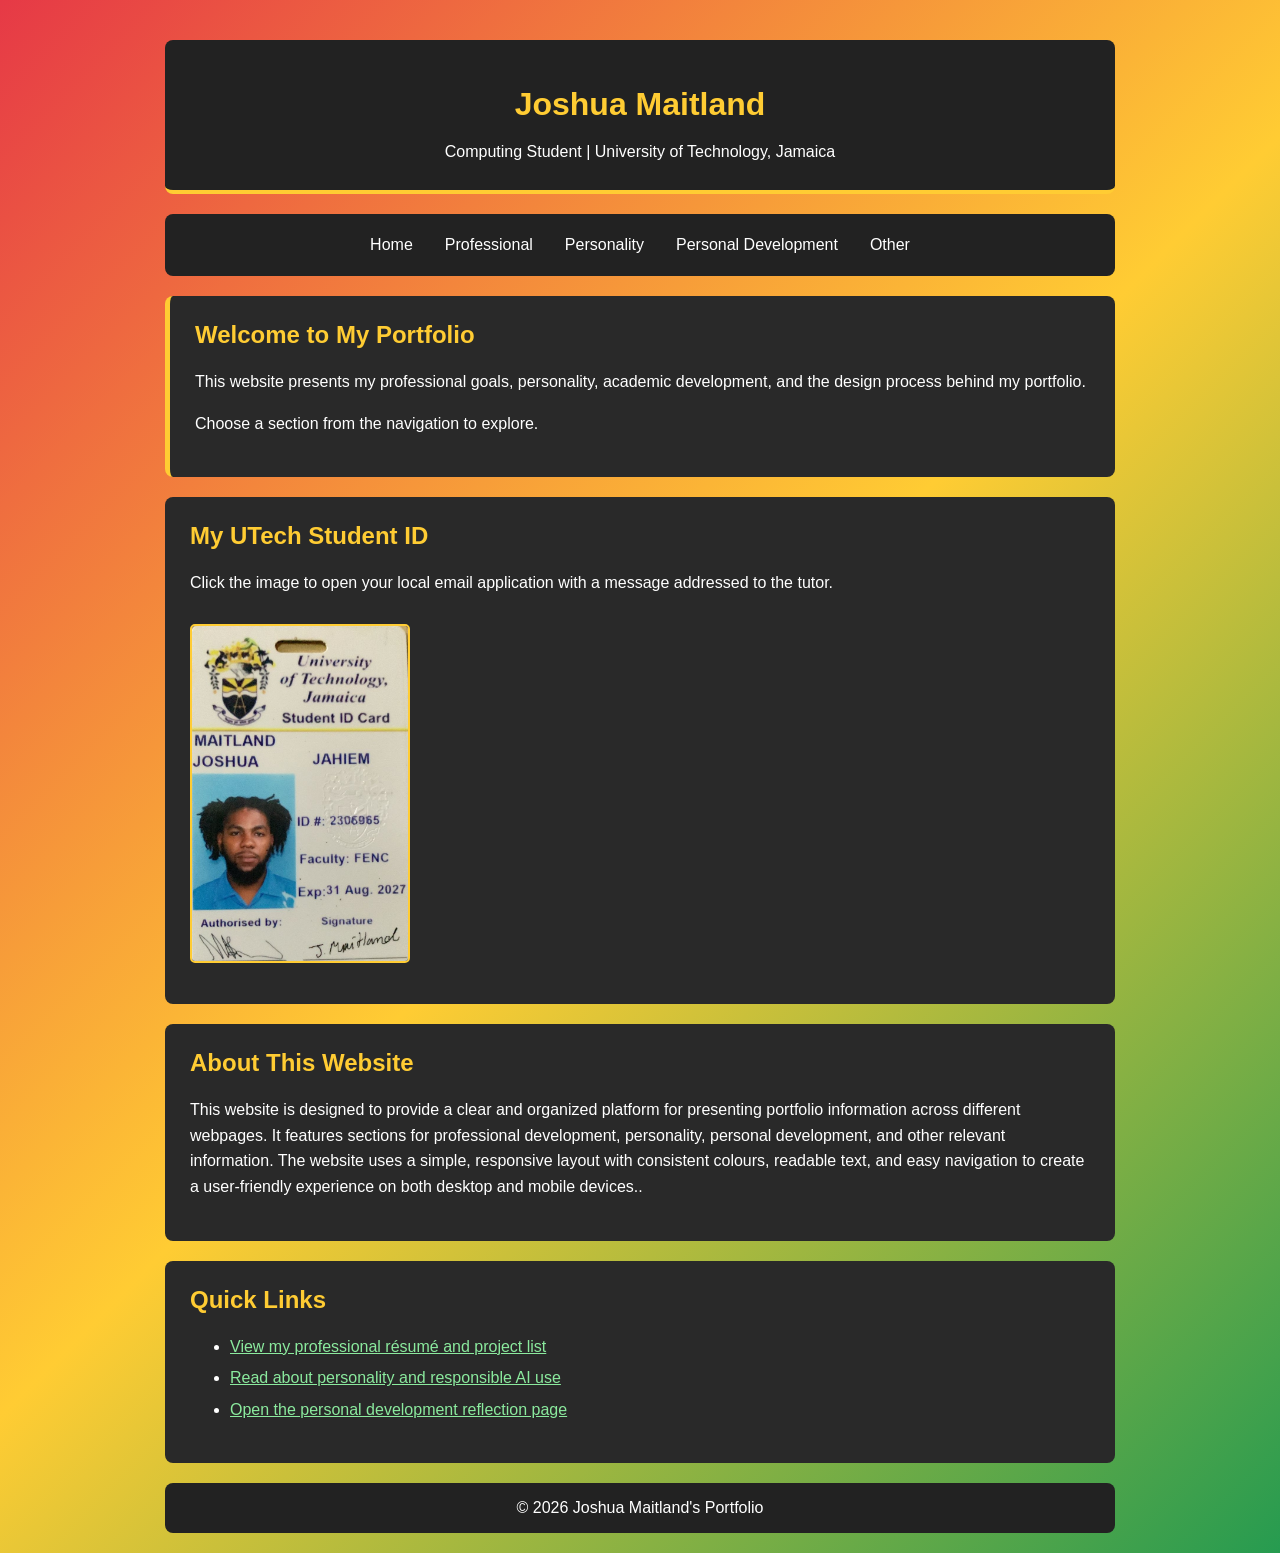
<file: joshua_maitland_restructured/Codes/index.html>
<!DOCTYPE html>
<html lang="en">
<head>
    <meta charset="UTF-8">
    <meta name="viewport" content="width=device-width, initial-scale=1.0">
    <title>Home | Joshua Maitland</title>
    <link rel="stylesheet" href="../Stylesheet2.css">
</head>
<body>
    <header>
        <h1>Joshua Maitland</h1>
        <p>Computing Student | University of Technology, Jamaica</p>
    </header>
    <nav aria-label="Main navigation">
        <a href="index.html">Home</a>
        <a href="professional.html">Professional</a>
        <a href="personality.html">Personality</a>
        <a href="personal-development.html">Personal Development</a>
        <a href="other.html">Other</a>
    </nav>
    <main>
        <section class="panel welcome">
            <h2>Welcome to My Portfolio</h2>
            <p>This website presents my professional goals, personality, academic development, and the design process behind my portfolio.</p>
            <p>Choose a section from the navigation to explore.</p>
        </section>
        <section class="panel" id="student-id">
            <h2>My UTech Student ID</h2>
            <p>Click the image to open your local email application with a message addressed to the tutor.</p>
            <a class="id-email-link"
               href="mailto:sbadhika.utech@gmail.com?subject=CIT2011%202026%20-%20Student%20ID%20Submission&body=Dear%20Miss%20Sirisha%20Badhika%2C%0A%0APlease%20find%20my%20student%20ID%20image%20for%20the%20CIT2011%202026%20assignment.%0A%0AKind%20regards%2C%0AJoshua%20Maitland"
               aria-label="Email my tutor about my CIT2011 student ID submission">
                <img class="id-photo" src="../assets/Image%202026.jpeg" alt="Joshua Maitland's UTech-issued student identification card">
            </a>
        </section>
        <section class="panel">
            <h2>About This Website</h2>
            <p>This website is designed to provide a clear and organized platform for presenting portfolio information across different webpages. It features sections for professional development, personality, personal development, and other relevant information. The website uses a simple, responsive layout with consistent colours, readable text, and easy navigation to create a user-friendly experience on both desktop and mobile devices..</p>
        </section>
        <section class="panel">
            <h2>Quick Links</h2>
            <ul>
                <li><a href="professional.html">View my professional résumé and project list</a></li>
                <li><a href="personality.html">Read about personality and responsible AI use</a></li>
                <li><a href="personal-development.html">Open the personal development reflection page</a></li>
            </ul>
        </section>
    </main>
    <footer><p>&copy; 2026 Joshua Maitland's Portfolio</p></footer>
</body>
</html>
</file>
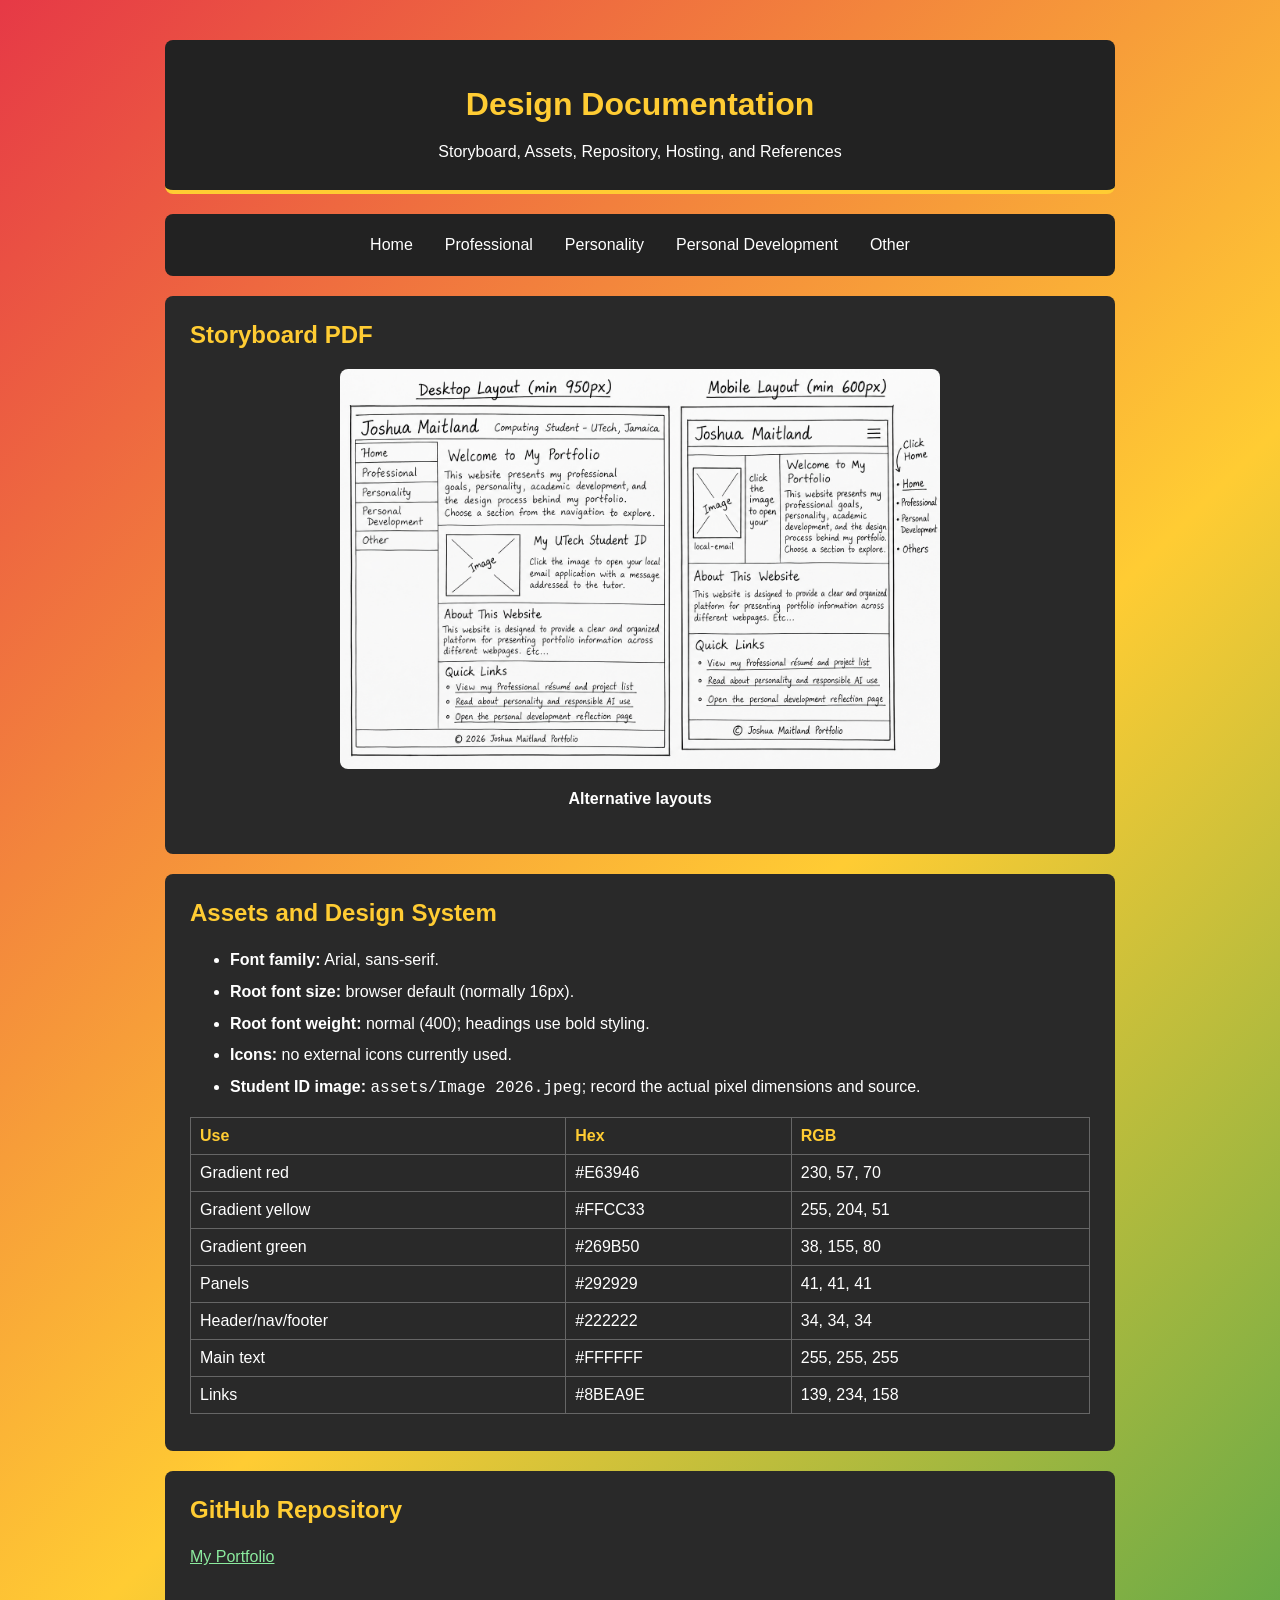
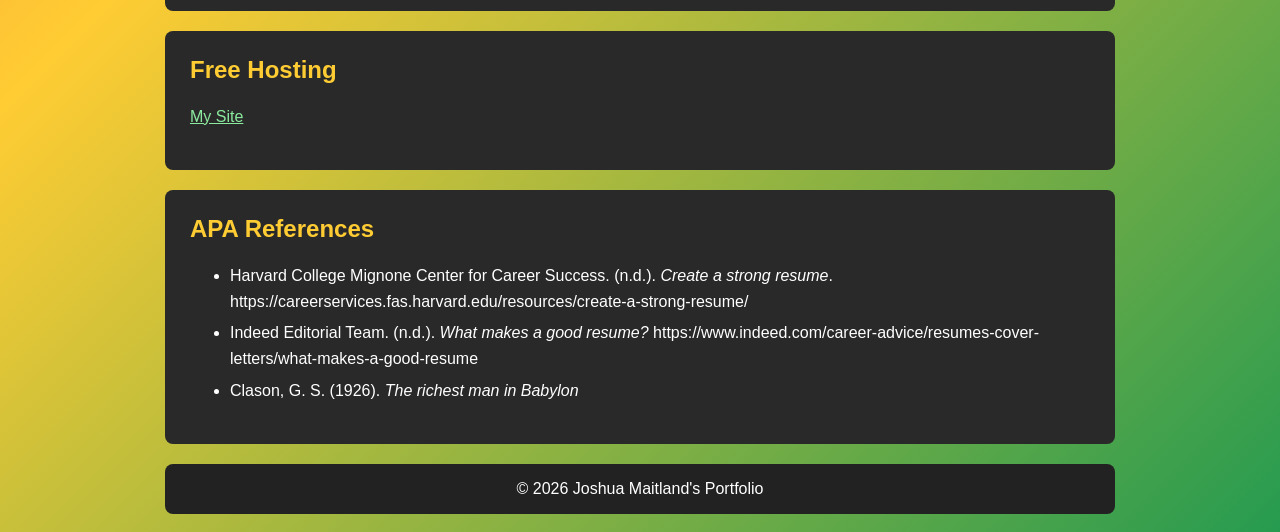
<file: joshua_maitland_restructured/Codes/other.html>
<!DOCTYPE html>
<html lang="en">
<head>
    <meta charset="UTF-8">
    <meta name="viewport" content="width=device-width, initial-scale=1.0">
    <title>Other | Joshua Maitland</title>
    <link rel="stylesheet" href="../Stylesheet2.css">
</head>
<body>
    <header>
        <h1>Design Documentation</h1>
        <p>Storyboard, Assets, Repository, Hosting, and References</p>
    </header>
    <nav aria-label="Main navigation">
        <a href="index.html">Home</a>
        <a href="professional.html">Professional</a>
        <a href="personality.html">Personality</a>
        <a href="personal-development.html">Personal Development</a>
        <a href="other.html">Other</a>
    </nav>
    <main>
        <section class="panel">
            <h2>Storyboard PDF</h2>
            <div class="layouts">
                <div class="label">
                    <img src="../assets/Desktop%20and%20Mobile%20Portfolio%20Wireframes.png">
                    <h4>Alternative layouts </h4>
                </div>
                
            </div>

        </section>
        <section class="panel">
            <h2>Assets and Design System</h2>
            <ul>
                <li><strong>Font family:</strong> Arial, sans-serif.</li>
                <li><strong>Root font size:</strong> browser default (normally 16px).</li>
                <li><strong>Root font weight:</strong> normal (400); headings use bold styling.</li>
                <li><strong>Icons:</strong> no external icons currently used.</li>
                <li><strong>Student ID image:</strong> <code>assets/Image 2026.jpeg</code>; record the actual pixel dimensions and source.</li>
            </ul>
            <table>
                <thead><tr><th>Use</th><th>Hex</th><th>RGB</th></tr></thead>
                <tbody>
                    <tr><td>Gradient red</td><td>#E63946</td><td>230, 57, 70</td></tr>
                    <tr><td>Gradient yellow</td><td>#FFCC33</td><td>255, 204, 51</td></tr>
                    <tr><td>Gradient green</td><td>#269B50</td><td>38, 155, 80</td></tr>
                    <tr><td>Panels</td><td>#292929</td><td>41, 41, 41</td></tr>
                    <tr><td>Header/nav/footer</td><td>#222222</td><td>34, 34, 34</td></tr>
                    <tr><td>Main text</td><td>#FFFFFF</td><td>255, 255, 255</td></tr>
                    <tr><td>Links</td><td>#8BEA9E</td><td>139, 234, 158</td></tr>
                </tbody>
            </table>
        </section>
        <section class="panel">
            <h2>GitHub Repository</h2>
            <p><a href="https://github.com/joshuamaitland99/2306965_Portfolio" aria-label="Replace with your GitHub repository URL">My Portfolio</a></p>
        </section>
        <section class="panel">
            <h2>Free Hosting</h2>
            <p><a href="https://jmaitland.netlify.app" aria-label="Replace with your hosted website URL">My Site</a></p>
           
        </section>
        <section class="panel">
            <h2>APA References</h2>
            <ul>
                <li>Harvard College Mignone Center for Career Success. (n.d.). <em>Create a strong resume</em>. https://careerservices.fas.harvard.edu/resources/create-a-strong-resume/</li>
                <li>Indeed Editorial Team. (n.d.). <em>What makes a good resume?</em> https://www.indeed.com/career-advice/resumes-cover-letters/what-makes-a-good-resume</li>
                <li>Clason, G. S. (1926). <em>The richest man in Babylon</em></li>
                
            </ul>
        </section>
    </main>
    <footer><p>&copy; 2026 Joshua Maitland's Portfolio</p></footer>
</body>
</html>
</file>
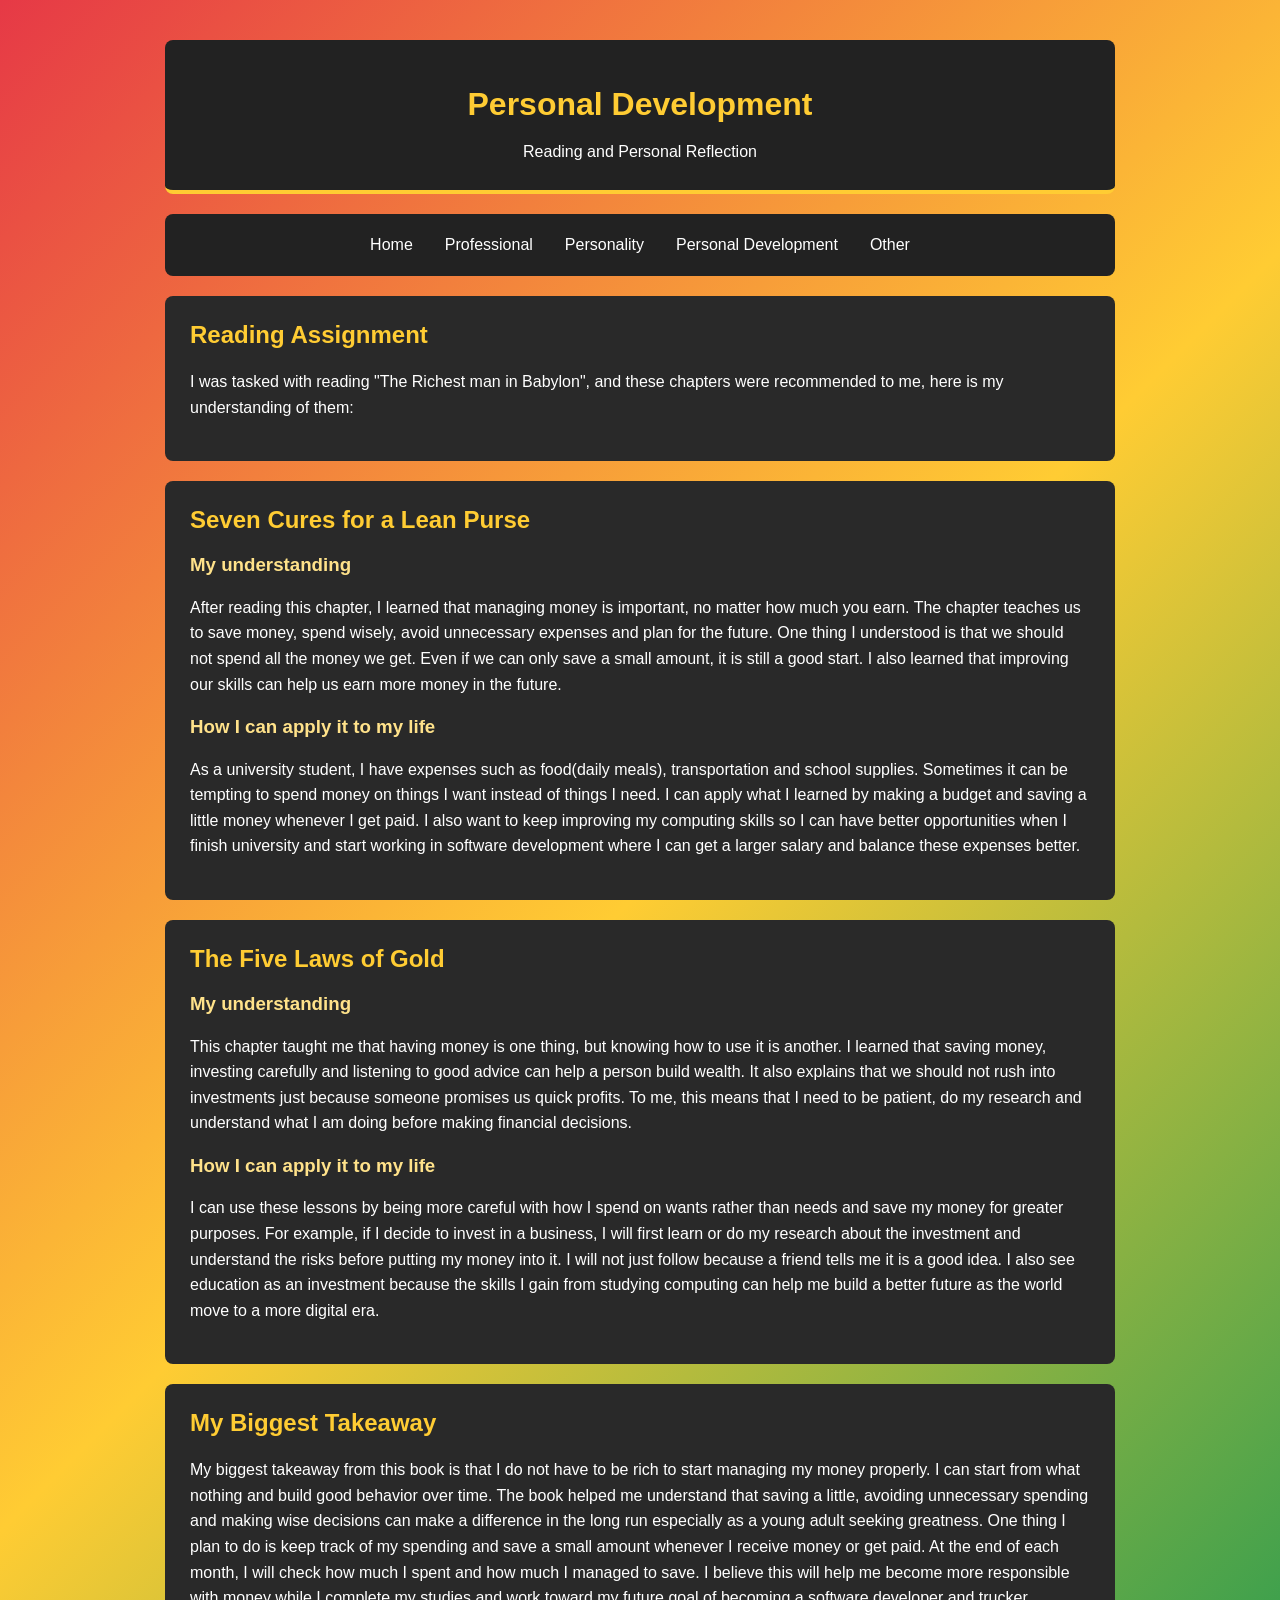
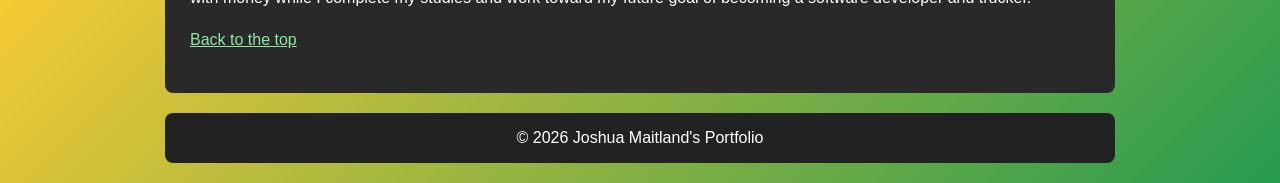
<file: joshua_maitland_restructured/Codes/personal-development.html>
<!DOCTYPE html>
<html lang="en">
<head>
    <meta charset="UTF-8">
    <meta name="viewport" content="width=device-width, initial-scale=1.0">
    <title>Personal Development | Joshua Maitland</title>
    <link rel="stylesheet" href="../Stylesheet2.css">
</head>
<body>
    <header>
        <h1>Personal Development</h1>
        <p>Reading and Personal Reflection</p>
    </header>
    <nav aria-label="Main navigation">
        <a href="index.html">Home</a>
        <a href="professional.html">Professional</a>
        <a href="personality.html">Personality</a>
        <a href="personal-development.html">Personal Development</a>
        <a href="other.html">Other</a>
    </nav>
    <main>
        <section class="panel">
            <h2>Reading Assignment</h2>
            <p> I was tasked with reading "The Richest man in Babylon", and these chapters were recommended to me, here is my understanding of them: </p>
        </section>
        <section class="panel" id="seven-cures">
            <h2>Seven Cures for a Lean Purse</h2>
            <h3>My understanding</h3>
            <p>After reading this chapter, I learned that managing money is important, no matter how much you earn. The chapter teaches us to save money, spend wisely, avoid unnecessary expenses and plan for the future. One thing I understood is that we should not spend all the money we get. Even if we can only save a small amount, it is still a good start. I also learned that improving our skills can help us earn more money in the future.</p>
            <h3>How I can apply it to my life</h3>
            <p>As a university student, I have expenses such as food(daily meals), transportation and school supplies. Sometimes it can be tempting to spend money on things I want instead of things I need. I can apply what I learned by making a budget and saving a little money whenever I get paid. I also want to keep improving my computing skills so I can have better opportunities when I finish university and start working in software development where I can get a larger salary and balance these expenses better.
</p>
        </section>
        <section class="panel" id="five-laws">
            <h2>The Five Laws of Gold</h2>
            <h3>My understanding</h3>
            <p>This chapter taught me that having money is one thing, but knowing how to use it is another. I learned that saving money, investing carefully and listening to good advice can help a person build wealth. It also explains that we should not rush into investments just because someone promises us quick profits. To me, this means that I need to be patient, do my research and understand what I am doing before making financial decisions.</p>
            <h3>How I can apply it to my life</h3>
            <p>I can use these lessons by being more careful with how I spend on wants rather than needs and save my money for greater purposes. For example, if I decide to invest in a business, I will first learn or do my research about the investment and understand the risks before putting my money into it. I will not just follow because a friend tells me it is a good idea. I also see education as an investment because the skills I gain from studying computing can help me build a better future as the world move to a more digital era.</p>
        </section>
        <section class="panel" id="takeaway">
            <h2>My Biggest Takeaway</h2>
            <p>My biggest takeaway from this book is that I do not have to be rich to start managing my money properly. I can start from what nothing and build good behavior over time. The book helped me understand that saving a little, avoiding unnecessary spending and making wise decisions can make a difference in the long run especially as a young adult seeking greatness.

One thing I plan to do is keep track of my spending and save a small amount whenever I receive money or get paid. At the end of each month, I will check how much I spent and how much I managed to save. I believe this will help me become more responsible with money while I complete my studies and work toward my future goal of becoming a software developer and trucker.</p>
            <p><a href="#top">Back to the top</a></p>
        </section>
    </main>
    <footer id="top"><p>&copy; 2026 Joshua Maitland's Portfolio</p></footer>
</body>
</html>
</file>
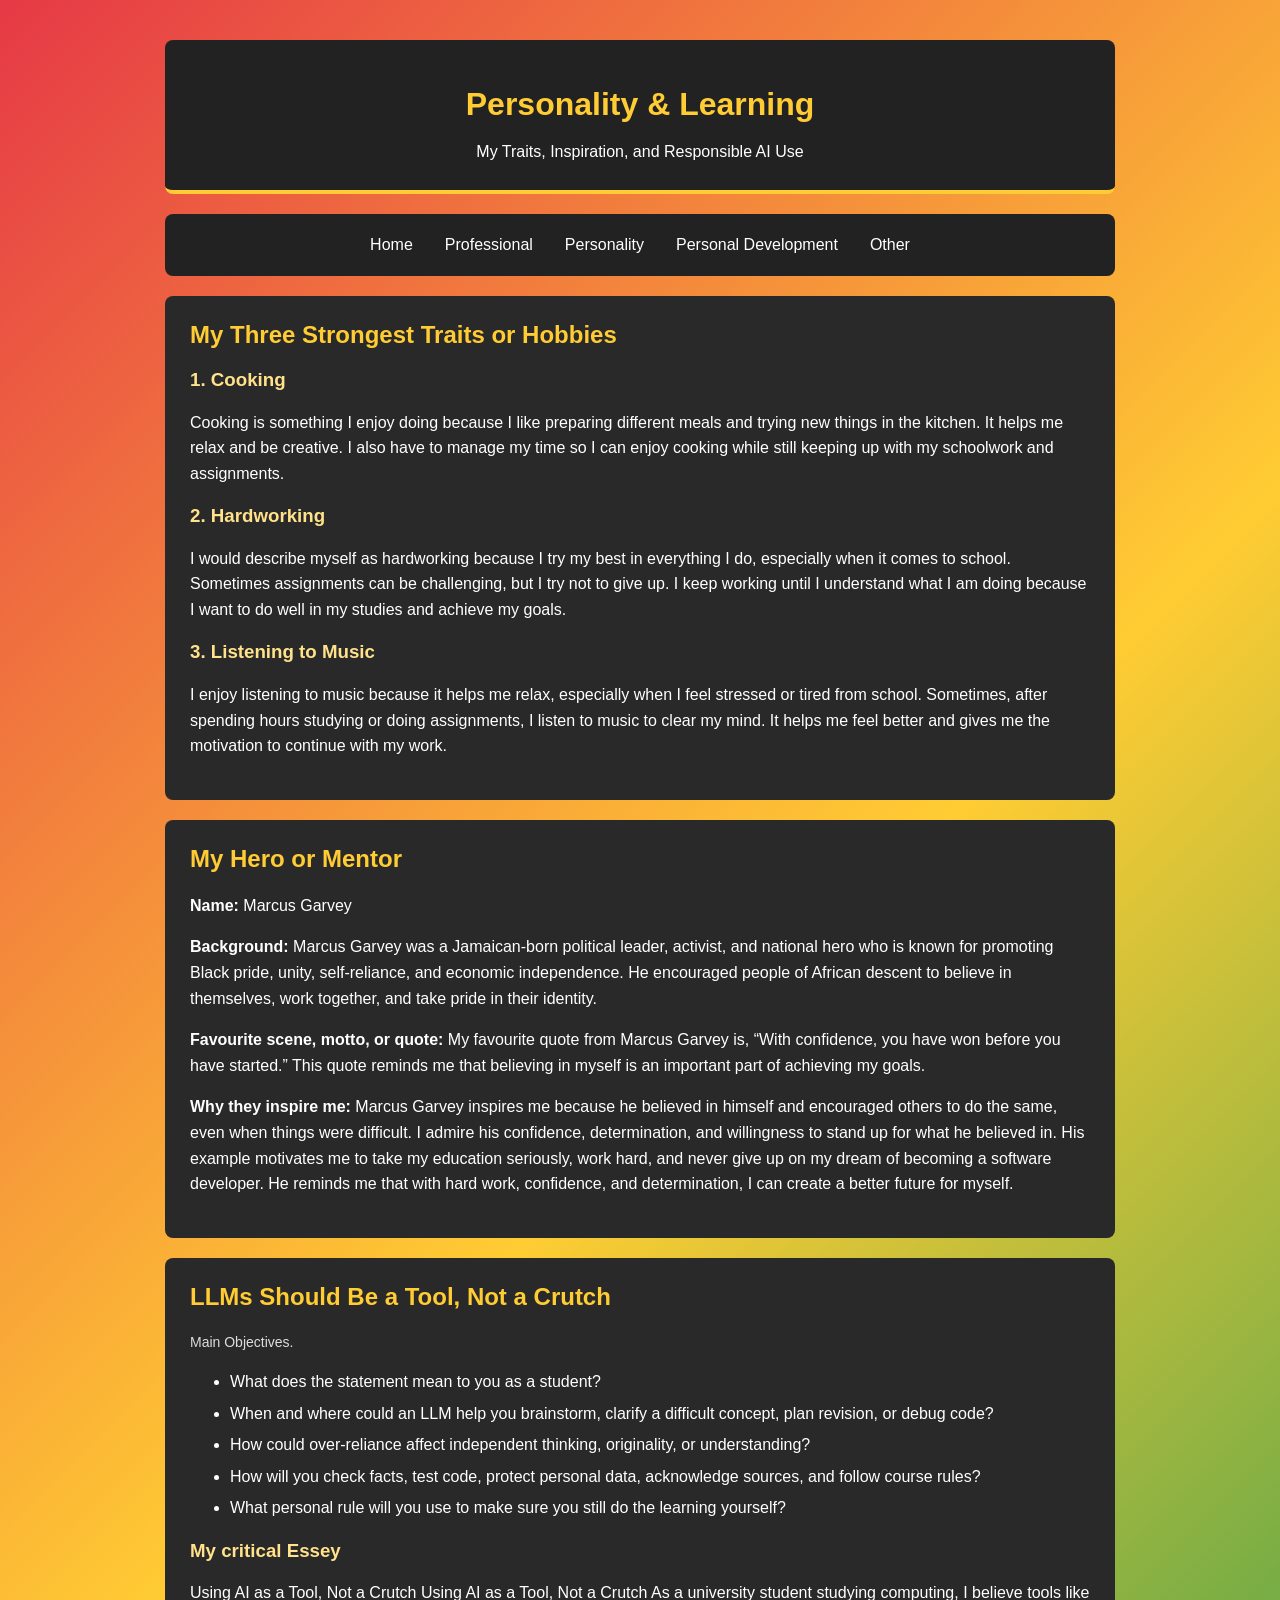
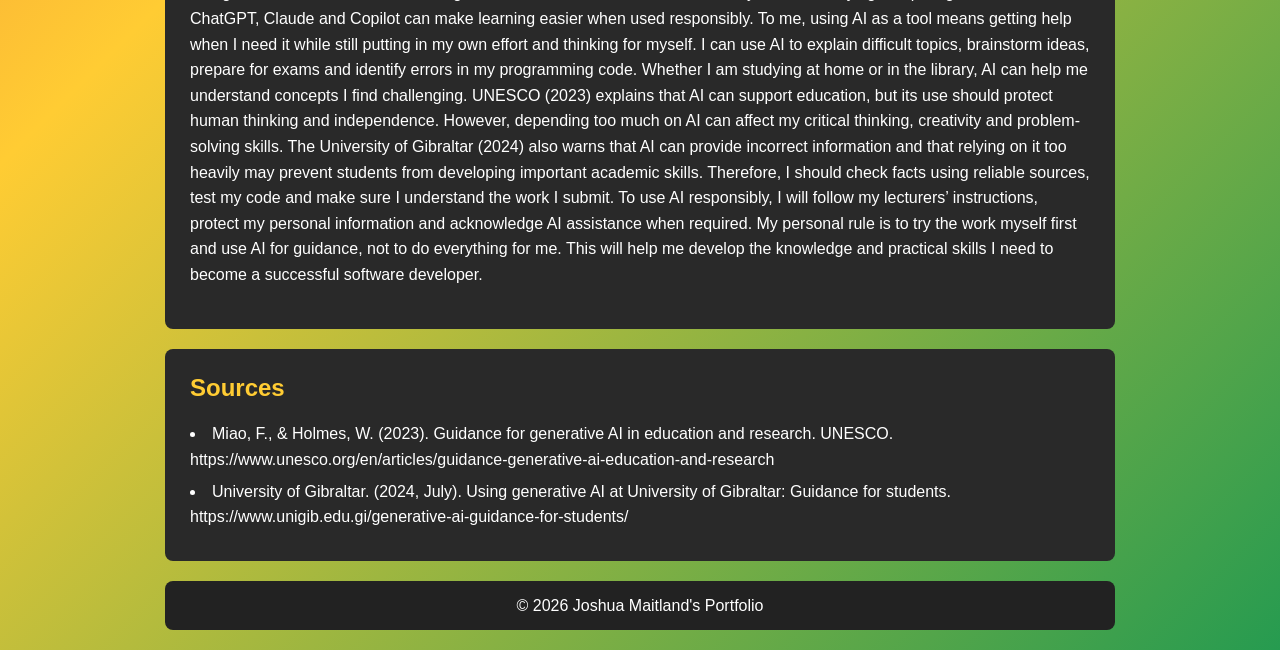
<file: joshua_maitland_restructured/Codes/personality.html>
<!DOCTYPE html>
<html lang="en">
<head>
    <meta charset="UTF-8">
    <meta name="viewport" content="width=device-width, initial-scale=1.0">
    <title>Personality | Joshua Maitland</title>
    <link rel="stylesheet" href="../Stylesheet2.css">
</head>
<body>
    <header>
        <h1>Personality & Learning</h1>
        <p>My Traits, Inspiration, and Responsible AI Use</p>
    </header>
    <nav aria-label="Main navigation">
        <a href="index.html">Home</a>
        <a href="professional.html">Professional</a>
        <a href="personality.html">Personality</a>
        <a href="personal-development.html">Personal Development</a>
        <a href="other.html">Other</a>
    </nav>
    <main>
        <section class="panel">
            <h2>My Three Strongest Traits or Hobbies</h2>
            <h3>1. Cooking</h3>
            <p>Cooking is something I enjoy doing because I like preparing different meals and trying new things in the kitchen. It helps me relax and be creative. I also have to manage my time so I can enjoy cooking while still keeping up with my schoolwork and assignments.</p>
            <h3>2. Hardworking</h3>
            <p>I would describe myself as hardworking because I try my best in everything I do, especially when it comes to school. Sometimes assignments can be challenging, but I try not to give up. I keep working until I understand what I am doing because I want to do well in my studies and achieve my goals.</p>
            <h3>3. Listening to Music</h3>
            <p>I enjoy listening to music because it helps me relax, especially when I feel stressed or tired from school. Sometimes, after spending hours studying or doing assignments, I listen to music to clear my mind. It helps me feel better and gives me the motivation to continue with my work.</p>
        </section>
        <section class="panel">
            <h2>My Hero or Mentor</h2>
            <p><strong>Name:</strong> Marcus Garvey</p>
            <p><strong>Background:</strong> Marcus Garvey was a Jamaican-born political leader, activist, and national hero who is known for promoting Black pride, unity, self-reliance, and economic independence. He encouraged people of African descent to believe in themselves, work together, and take pride in their identity.</p>
            <p><strong>Favourite scene, motto, or quote:</strong> My favourite quote from Marcus Garvey is, “With confidence, you have won before you have started.” This quote reminds me that believing in myself is an important part of achieving my goals.</p>
            <p><strong>Why they inspire me:</strong> Marcus Garvey inspires me because he believed in himself and encouraged others to do the same, even when things were difficult. I admire his confidence, determination, and willingness to stand up for what he believed in. His example motivates me to take my education seriously, work hard, and never give up on my dream of becoming a software developer. He reminds me that with hard work, confidence, and determination, I can create a better future for myself.</p>
        </section>
        <section class="panel">
            <h2>LLMs Should Be a Tool, Not a Crutch</h2>
            <p class="note">Main Objectives.</p>
            <ul>
                <li>What does the statement mean to you as a student?</li>
                <li>When and where could an LLM help you brainstorm, clarify a difficult concept, plan revision, or debug code?</li>
                <li>How could over-reliance affect independent thinking, originality, or understanding?</li>
                <li>How will you check facts, test code, protect personal data, acknowledge sources, and follow course rules?</li>
                <li>What personal rule will you use to make sure you still do the learning yourself?</li>
            </ul>
            <h3>My critical Essey</h3>
            <p>Using AI as a Tool, Not a Crutch

Using AI as a Tool, Not a Crutch

As a university student studying computing, I believe tools like ChatGPT, Claude and Copilot can make learning easier when used responsibly. To me, using AI as a tool means getting help when I need it while still putting in my own effort and thinking for myself.

I can use AI to explain difficult topics, brainstorm ideas, prepare for exams and identify errors in my programming code. Whether I am studying at home or in the library, AI can help me understand concepts I find challenging. UNESCO (2023) explains that AI can support education, but its use should protect human thinking and independence.

However, depending too much on AI can affect my critical thinking, creativity and problem-solving skills. The University of Gibraltar (2024) also warns that AI can provide incorrect information and that relying on it too heavily may prevent students from developing important academic skills. Therefore, I should check facts using reliable sources, test my code and make sure I understand the work I submit.

To use AI responsibly, I will follow my lecturers’ instructions, protect my personal information and acknowledge AI assistance when required. My personal rule is to try the work myself first and use AI for guidance, not to do everything for me. This will help me develop the knowledge and practical skills I need to become a successful software developer.

</p>
        </section>
        <section class="panel">
            <h2>Sources</h2>
            <li>Miao, F., & Holmes, W. (2023). Guidance for generative AI in education and research. UNESCO. https://www.unesco.org/en/articles/guidance-generative-ai-education-and-research</li>
            
            <li>University of Gibraltar. (2024, July). Using generative AI at University of Gibraltar: Guidance for students. https://www.unigib.edu.gi/generative-ai-guidance-for-students/</li>
        </section>
    </main>
    <footer><p>&copy; 2026 Joshua Maitland's Portfolio</p></footer>
</body>
</html>
</file>
<file: joshua_maitland_restructured/Stylesheet2.css>
/* Shared design system: CSS variables and reusable selectors */
:root {
    --colour-red: #e63946;
    --colour-yellow: #ffcc33;
    --colour-green: #269b50;
    --colour-panel: #292929;
    --colour-dark: #222222;
    --colour-text: #ffffff;
    --colour-link: #8bea9e;
    --font-main: Arial, Helvetica, sans-serif;
    --font-size-root: 16px;
    --font-weight-root: 400;
    --content-width: 950px;
}

* { box-sizing: border-box; }

html { scroll-behavior: smooth; }

body {
    font-family: var(--font-main);
    font-size: var(--font-size-root);
    font-weight: var(--font-weight-root);
    margin: 0;
    padding: 20px;
    background: linear-gradient(135deg, var(--colour-red), var(--colour-yellow), var(--colour-green));
    color: var(--colour-text);
    min-height: 100vh;
}

header {
    max-width: var(--content-width);
    margin: 20px auto;
    padding: 25px;
    text-align: center;
    background-color: var(--colour-dark);
    border-bottom: 4px solid var(--colour-yellow);
    border-radius: 8px;
}

header h1 { color: var(--colour-yellow); margin-bottom: 5px; }
header p { margin-bottom: 0; }

nav {
    max-width: var(--content-width);
    margin: 0 auto 20px;
    padding: 12px;
    display: flex;
    flex-wrap: wrap;
    justify-content: center;
    gap: 8px;
    background-color: var(--colour-dark);
    border-radius: 8px;
}

nav a {
    display: inline-block;
    color: var(--colour-text);
    text-decoration: none;
    padding: 10px 12px;
    border-radius: 5px;
}

nav a:hover,
nav a:focus {
    color: var(--colour-dark);
    background-color: var(--colour-yellow);
}

main { max-width: var(--content-width); margin: 0 auto; }

.panel {
    background-color: var(--colour-panel);
    padding: 25px;
    margin-bottom: 20px;
    border-radius: 8px;
}
.layouts {
    display: flex;
      gap: 80px;        /* space between images */
      align-items: center;
      justify-content: center;
}

.label {
    display: flex;
      flex-direction: column;
      align-items: center;
      text-align: center;
}
.layouts img {
    width: 600px;     /* adjust as needed */
      height: auto;
      border-radius: 8px;
}

.welcome { border-left: 5px solid var(--colour-yellow); }
h2 { color: var(--colour-yellow); margin-top: 0; }
h3 { color: #ffe28a; }
p, li { line-height: 1.6; }
p { overflow-wrap: anywhere; }
li { margin-bottom: 6px; }
a { color: var(--colour-link); }
a:hover, a:focus { color: var(--colour-yellow); }
.note { color: #dddddd; font-size: 0.875rem; }

.id-email-link { display: inline-block; }
.id-photo {
    display: block;
    width: 220px;
    max-width: 100%;
    height: auto;
    margin: 12px 0;
    border: 2px solid var(--colour-yellow);
    border-radius: 5px;
}
.id-email-link:focus .id-photo,
.id-email-link:hover .id-photo { outline: 3px solid var(--colour-link); }

table {
    width: 100%;
    border-collapse: collapse;
    margin: 12px 0;
}
th, td {
    text-align: left;
    border: 1px solid #666666;
    padding: 9px;
}
th { color: var(--colour-yellow); }
code { overflow-wrap: anywhere; }

footer {
    max-width: var(--content-width);
    margin: 20px auto 0;
    padding: 12px;
    text-align: center;
    background-color: var(--colour-dark);
    border-radius: 8px;
}
footer p { margin: 0; }

@media (max-width: 600px) {
    body { padding: 10px; }
    header { padding: 18px 12px; margin-top: 10px; }
    header h1 { font-size: 1.5rem; }
    nav { flex-direction: column; gap: 4px; }
    nav a { text-align: center; }
    .panel { padding: 16px; }
    h2 { font-size: 1.25rem; }
    p, li { font-size: 0.9375rem; }
    th, td { padding: 6px; font-size: 0.875rem; }
}
</file>
